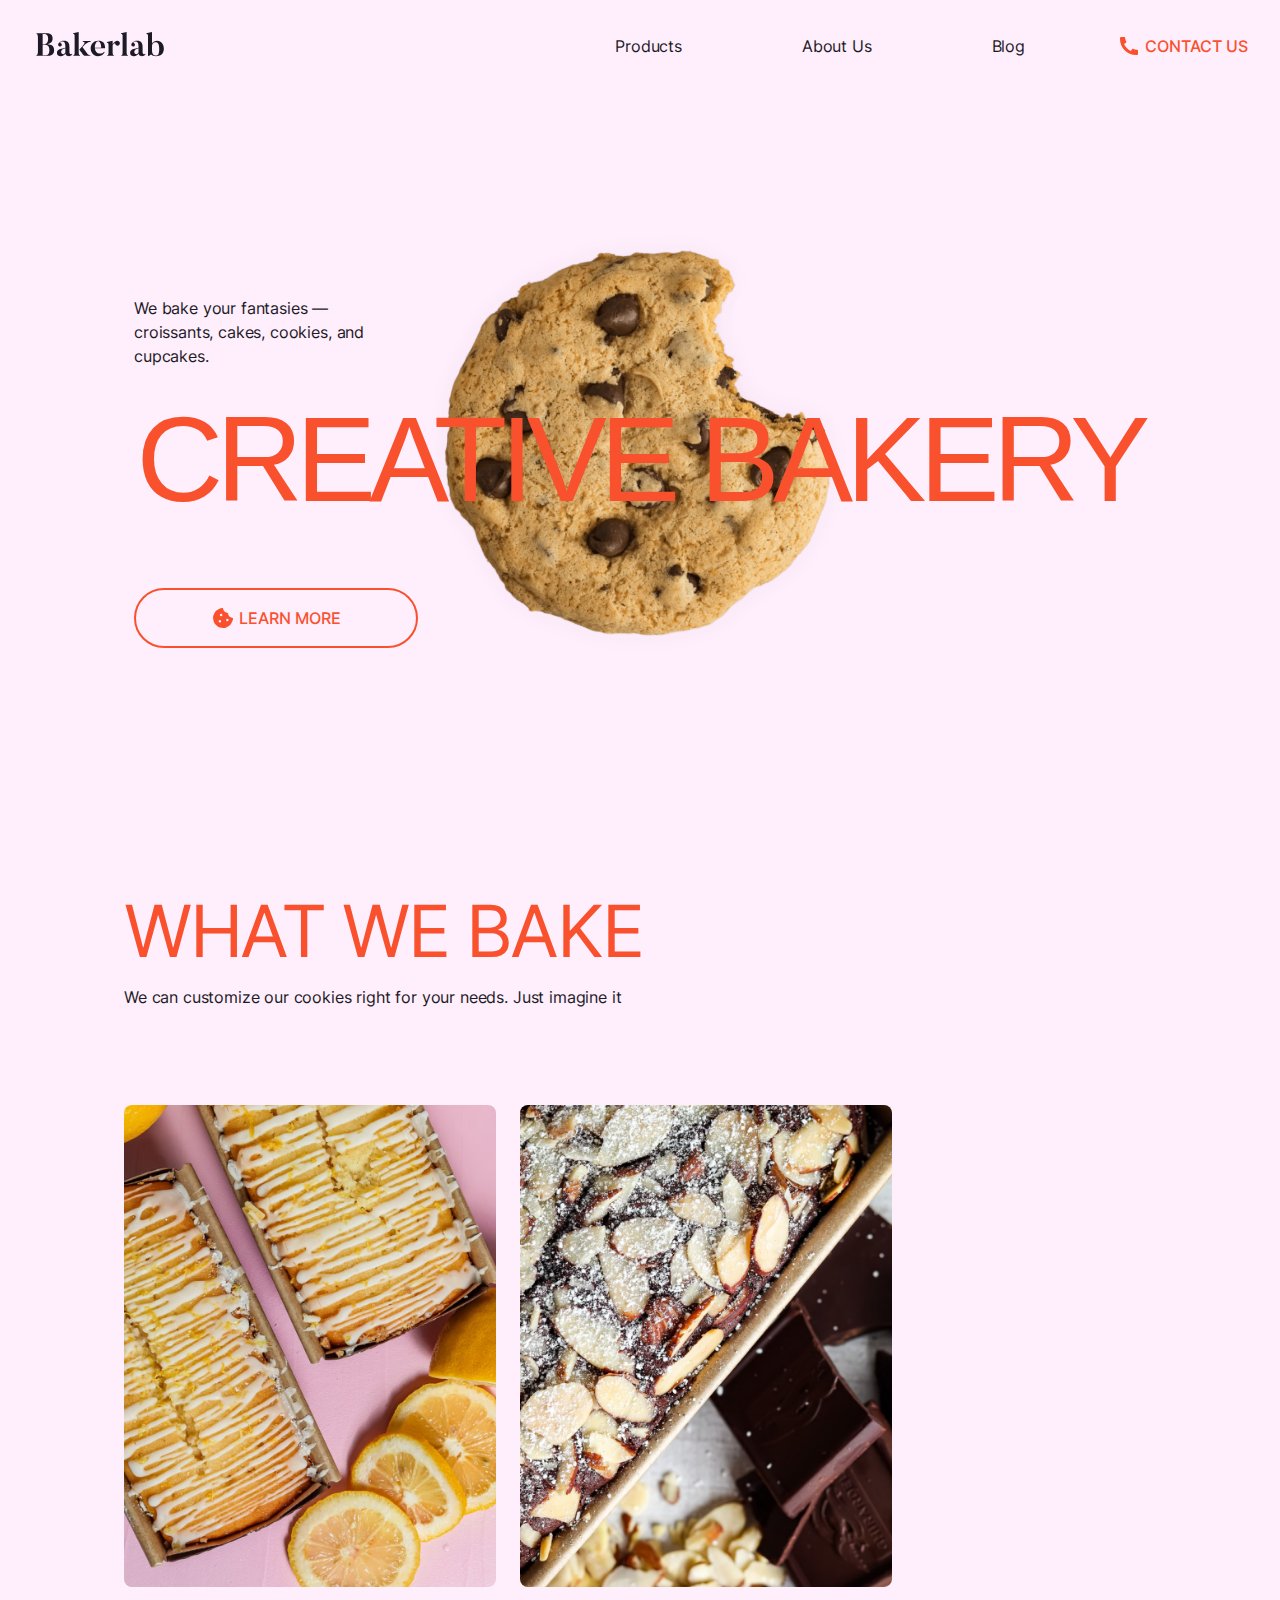
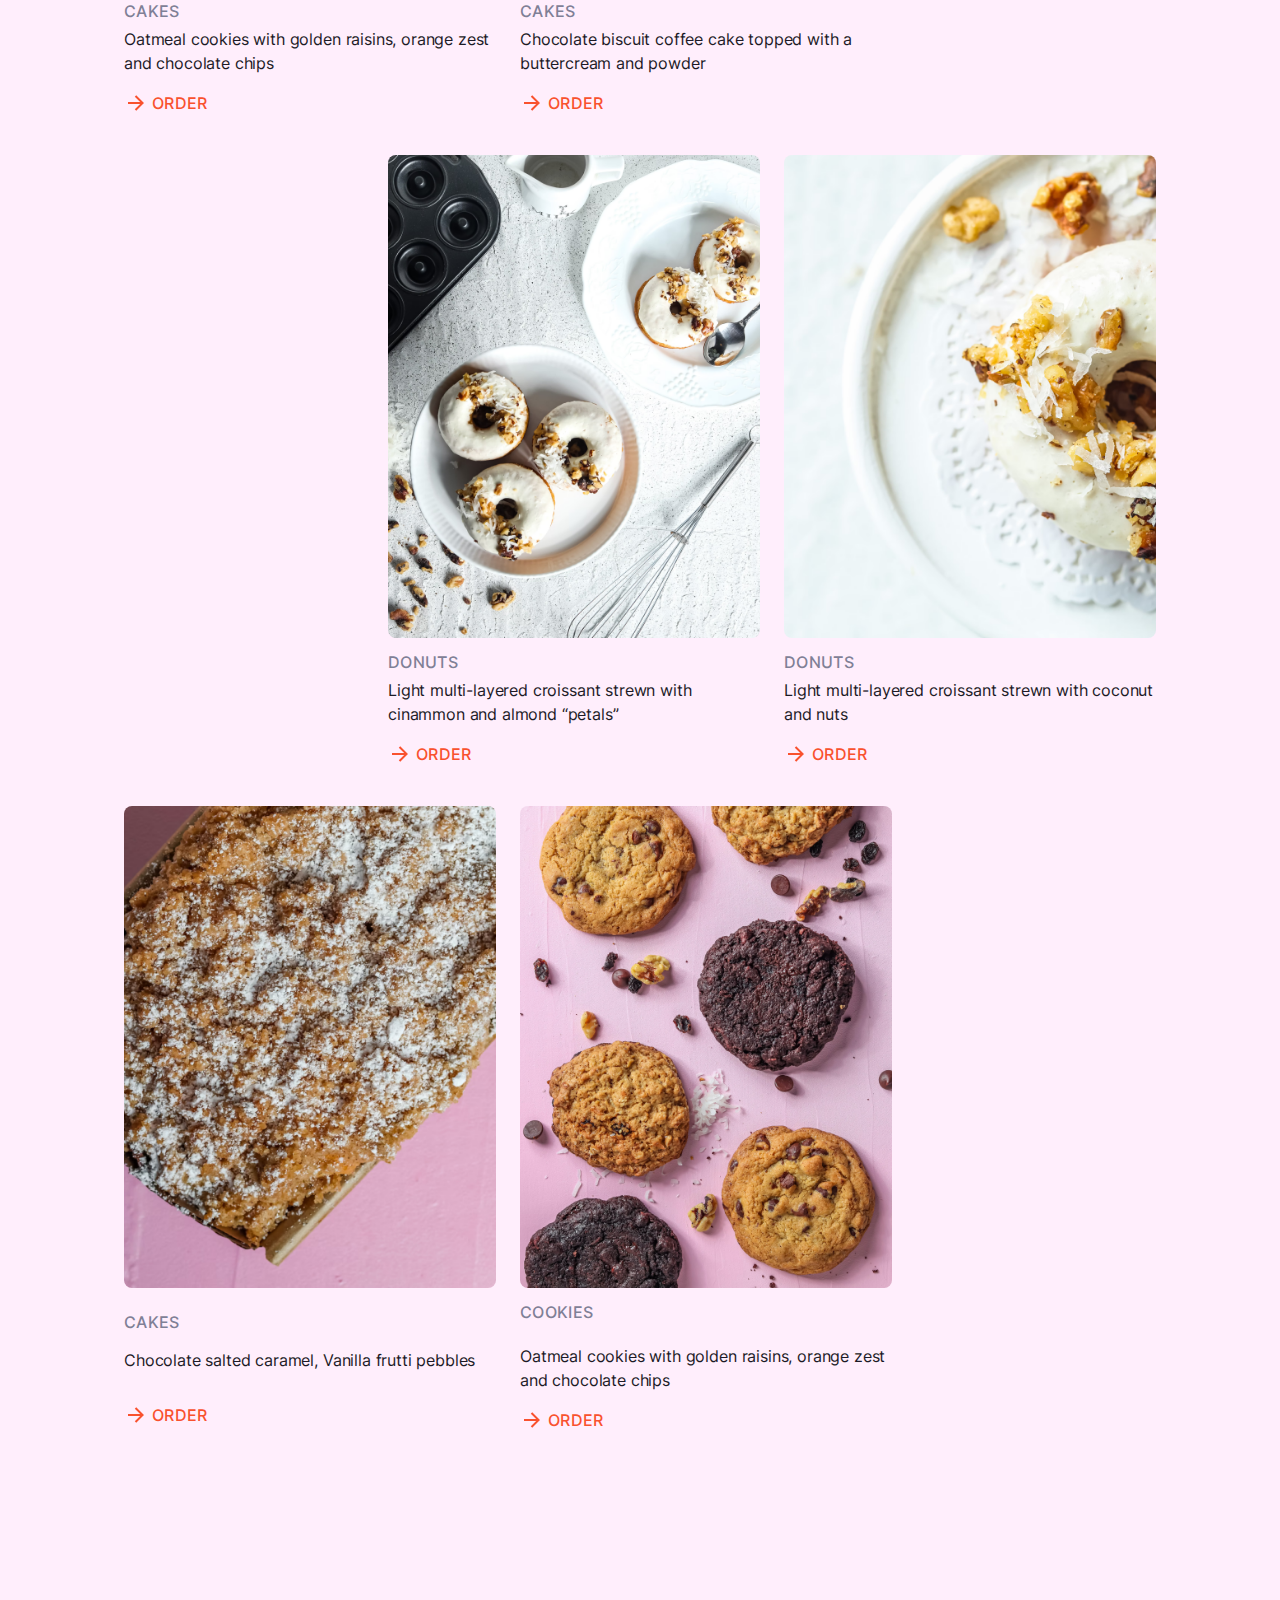
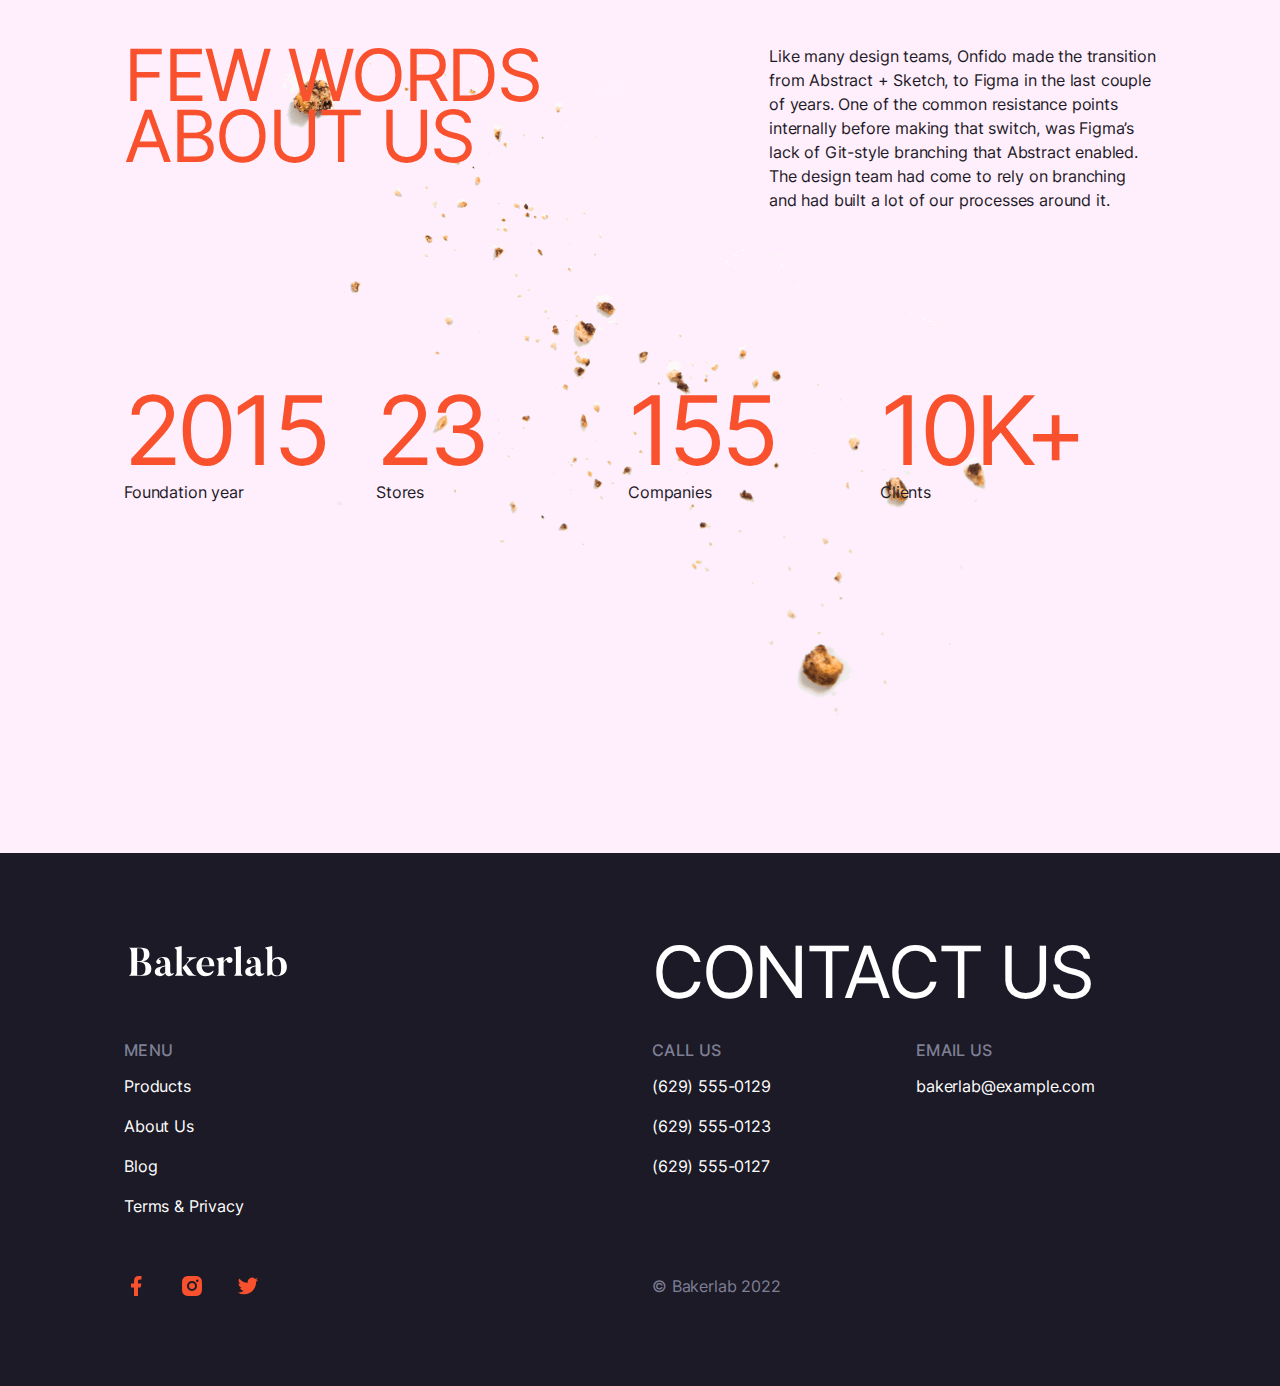
<file: index.html>
<!DOCTYPE html><html lang="en" class="page"><head><meta charset="utf-8"><meta name="viewport" content="width=device-width, initial-scale=1.0"><title>Bakerlab</title><link rel="icon" type="image/x-icon" href="logo.cfa41d85.svg"><link rel="stylesheet" href="index.c593679b.css"><script src="index.cabb280d.js"></script></head><body class="page__body"> <header class="header"> <div class="header__content"> <div class="header__top"> <div class="top-bar"> <a href="#" class="top-bar__logo-link"> <img src="logo.cfa41d85.svg" alt="logo Bakerlab" class="top-bar__logo"> </a> <div class="top-bar__icons"> <a href="#menu" class="icon icon--menu"></a> </div> </div> <nav class="nav"> <ul class="nav__list"> <li class="nav__item"> <a class="nav__link" href="#products">Products</a> </li> <li class="nav__item"> <a class="nav__link" href="#about-us">About Us</a> </li> <li class="nav__item"> <a class="nav__link" href="#footer">Blog</a> </li> <li class="nav__item"> <a href="tel:" class="nav__item--contact-us">Contact us</a> </li> </ul> </nav> </div> <div class="header__bottom"> <div class="container"> <div class="header__bottom__content"> <p class="header__text">We bake your fantasies — croissants, cakes, cookies, and cupcakes.</p> <h1 class="header__title">Creative bakery</h1> <a href="#" class="header__image"> <img src="cookie3x.1db31cdb.png" alt="cookie" class="header__image__item"> </a> <div class="header__button"> <a class="button header__button__link" href="#about-us">Learn more</a> </div> </div> </div> </div> </div> </header> <aside class="page__menu" id="menu"> <div class="menu"> <div class="menu__content"> <div class="menu__top"> <div class="top-bar"> <a href="#" class="top-bar__logo-link"> <img src="logo.cfa41d85.svg" alt="logo Bakerlab" class="top-bar__logo"> </a> <div class="top-bar__icons"> <a href="#" class="icon icon--close"></a> </div> </div> </div> </div> <div class="menu__bottom"> <div class="container"> <nav class="menu__nav nav"> <ul class="nav__list nav__list__menu"> <li class="nav__item"> <a class="nav__link" href="#products">Products</a> </li> <li class="nav__item"> <a class="nav__link" href="#about-us">About Us</a> </li> <li class="nav__item"> <a class="nav__link" href="#footer">Blog</a> </li> <li class="nav__item"> <a href="tel:" class="nav__item--contact-us nav__link">Contact us</a> </li> </ul> </nav> </div> </div> </div> </aside> <main class="main"> <div class="container"> <section class="products" id="products"> <div class="products__text"> <h2 class="products__section-title section-title">What we bake</h2> <p class="products__description products__description--margin">We can customize our cookies right for your needs. Just imagine it</p> </div> <article class="products__product"> <img src="photo-product-01.21b902b7.png" alt="Cakes" class="products__photo"> <p class="products__categoties products__categoties--margin"> Cakes </p> <p class="products__description products__description--margin">Oatmeal cookies with golden raisins, orange zest and chocolate chips</p> <a href="#contacts" class="products__order__button">Order</a> </article> <article class="products__product"> <img src="photo-product-02.38677687.png" alt="Cakes" class="products__photo"> <p class="products__categoties products__categoties--margin"> Cakes </p> <p class="products__description products__description--margin">Chocolate biscuit coffee cake topped with a buttercream and powder</p> <a href="#contacts" class="products__order__button">Order</a> </article> <article class="products__product products__product--3"> <img src="photo-product-03.f2dc39f3.png" alt="Donuts" class="products__photo"> <p class="products__categoties products__categoties--margin"> Donuts </p> <p class="products__description products__description--margin">Light multi-layered croissant strewn with cinammon and almond “petals”</p> <a href="#contacts" class="products__order__button">Order</a> </article> <article class="products__product products__product--4"> <img src="photo-product-04.a6b2e293.png" alt="Donuts" class="products__photo"> <p class="products__categoties products__categoties--margin"> Donuts </p> <p class="products__description products__description--margin">Light multi-layered croissant strewn with coconut and nuts</p> <a href="#contacts" class="products__order__button">Order</a> </article> <article class="products__product"> <img src="photo-product-05.16a87d82.png" alt="Cakes" class="products__photo"> <p class="products__categoties products__categoties--margin"> Cakes </p> <p class="products__description products__description--margin">Chocolate salted caramel, Vanilla frutti pebbles</p> <a href="#contacts" class="products__order__button">Order</a> </article> <article class="products__product"> <img src="photo-product-06.d8273b74.png" alt="Cookies" class="products__photo"> <p class="products__categoties products__categoties--margin"> Cookies </p> <p class="products__description">Oatmeal cookies with golden raisins, orange zest and chocolate chips</p> <a href="#contacts" class="products__order__button">Order</a> </article> </section> <section class="about-us" id="about-us"> <h2 class="about-us__section-title section-title">Few words About us</h2> <p class="about-us__text"> Like many design teams, Onfido made the transition from Abstract + Sketch, to Figma in the last couple of years. One of the common resistance points internally before making that switch, was Figma’s lack of Git-style branching that Abstract enabled. The design team had come to rely on branching and had built a lot of our processes around it. </p> <div class="about-us__filling"> <div class="about-us__year"> <p class="about-us__number">2015</p> <p class="about-us__description">Foundation year</p> </div> <div class="abou-us___stores"> <p class="about-us__number">23</p> <p class="about-us__description">Stores</p> </div> <div class="abou-us___compaines"> <p class="about-us__number">155</p> <p class="about-us__description">Companies</p> </div> <div class="abou-us___clients"> <p class="about-us__number">10K+</p> <p class="about-us__description">Clients</p> </div> </div> <img src="crumbs.42bebd95.png" alt="crumbs" class="about-us__crumbs"> </section> </div> </main> <footer class="footer" id="footer"> <div class="container"> <div class="footer__content"> <a href="#" class="footer__logo__link"> <img src="footer-logo.79123c48.svg" alt="logo Bakerlab" class="footer__logo"> </a> <div class="footer__menu"> <p class="footer__text">Menu</p> <nav class="footer__nav"> <ul class="footer__nav__list"> <li class="footer__nav__item nav__item"> <a class="footer__nav__link nav__link" href="#products">Products</a> </li> <li class="footer__nav__item nav__item"> <a class="footer__nav__link nav__link" href="#about-us">About Us</a> </li> <li class="footer__nav__item nav__item"> <a class="footer__nav__link nav__link" href="#blog">Blog</a> </li> <li class="footer__nav__item nav__item"> <a class="footer__nav__link nav__link">Terms & Privacy</a> </li> </ul> </nav> </div> <h3 class="footer__title">Contact us</h3> <div class="footer__contacts" id="contacts"> <div class="footer__contacts__block"> <p class="footer__text footer__text--call-us">Call us</p> <a href="tel:(629)5550129" class="footer__text__item">(629) 555-0129</a> <a href="tel:(629)5550123" class="footer__text__item">(629) 555-0123</a> <a href="tel:(629)5550127" class="footer__text__item">(629) 555-0127</a> </div> </div> <div class="footer__email"> <p class="footer__text">Email us</p> <a href="mailto:bakerlabe@gmail.com" class="footer__text__item">bakerlab@example.com</a> </div> <div class="footer__icons"> <a href="https://uk-ua.facebook.com/" class="icon icon--facebook" target="_blank"> </a> <a href="https://www.instagram.com/" class="icon icon--instagram" target="_blank"> </a> <a href="https://twitter.com/" class="icon icon--twitter" target="_blank"> </a> </div> <div class="footer__copyright"> <p class="footer__copyright__text">© Bakerlab 2022</p> </div> </div> </div> </footer> </body></html>
</file>
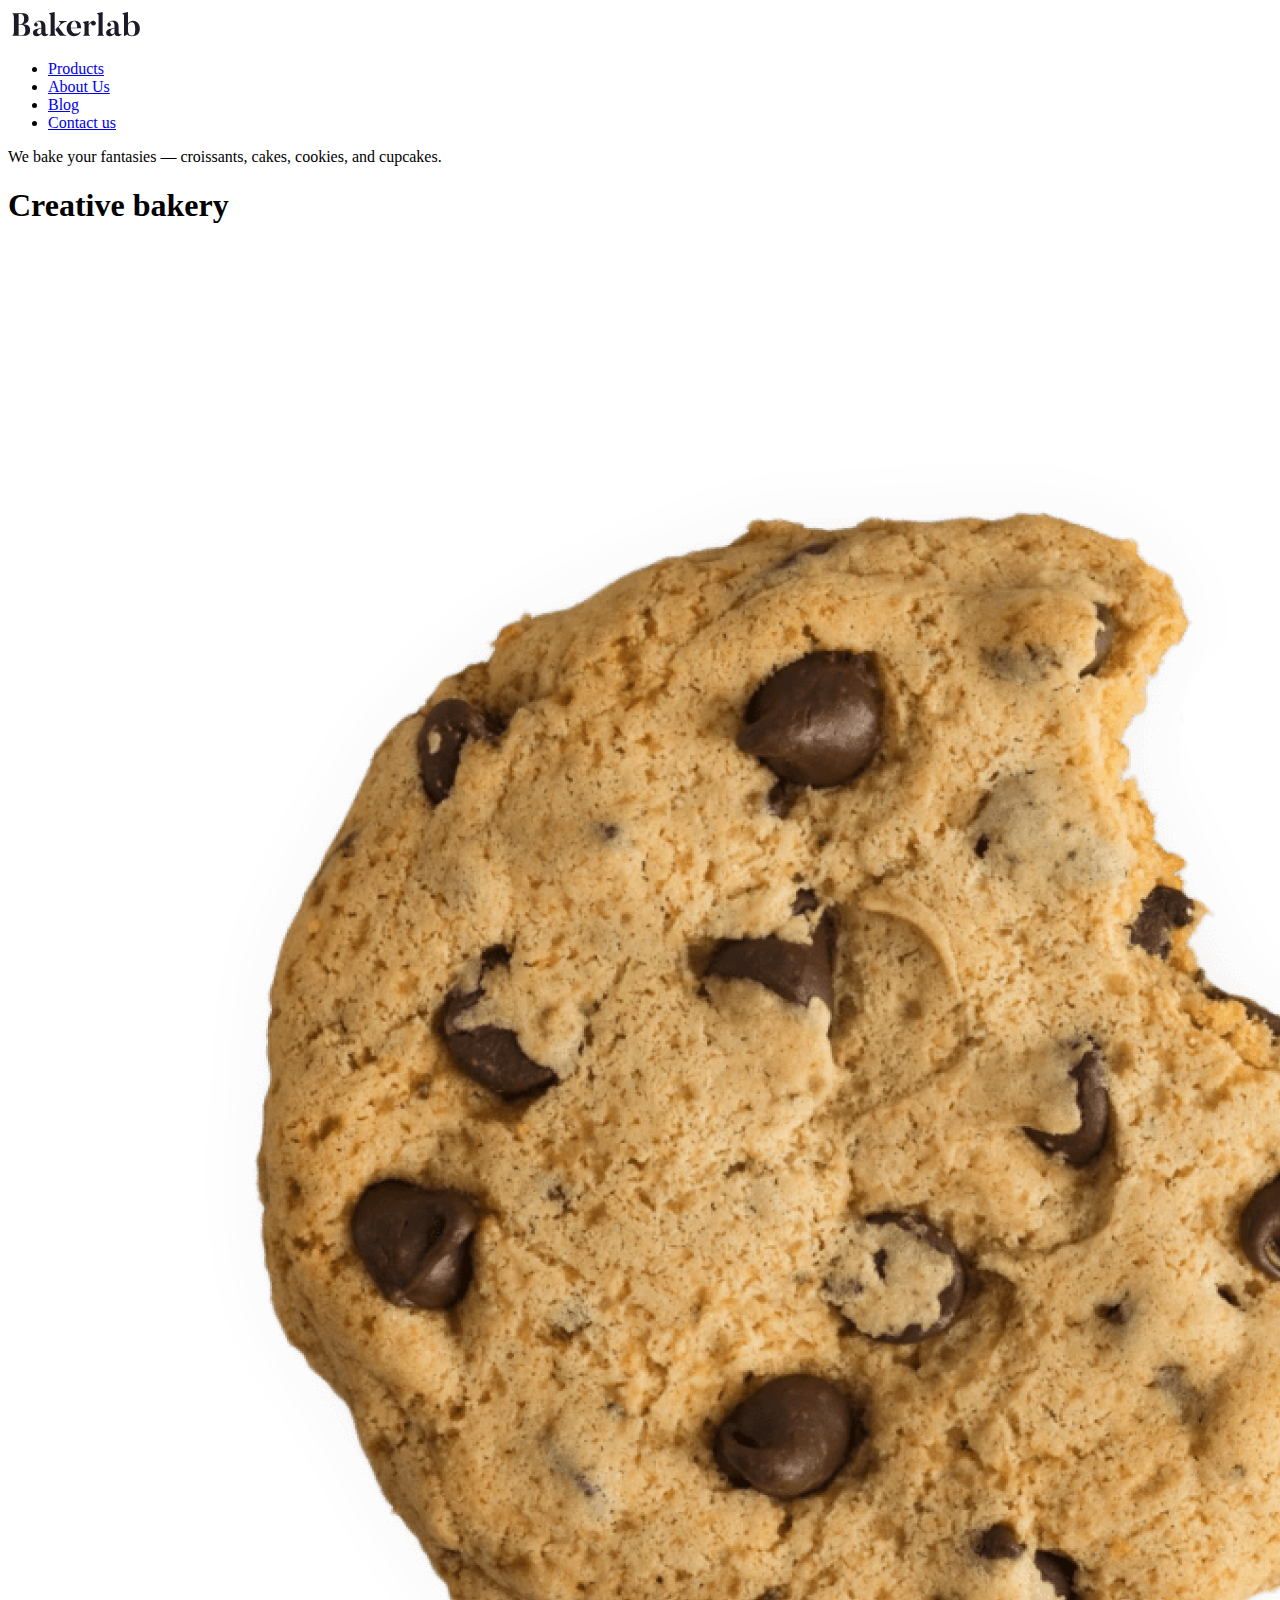
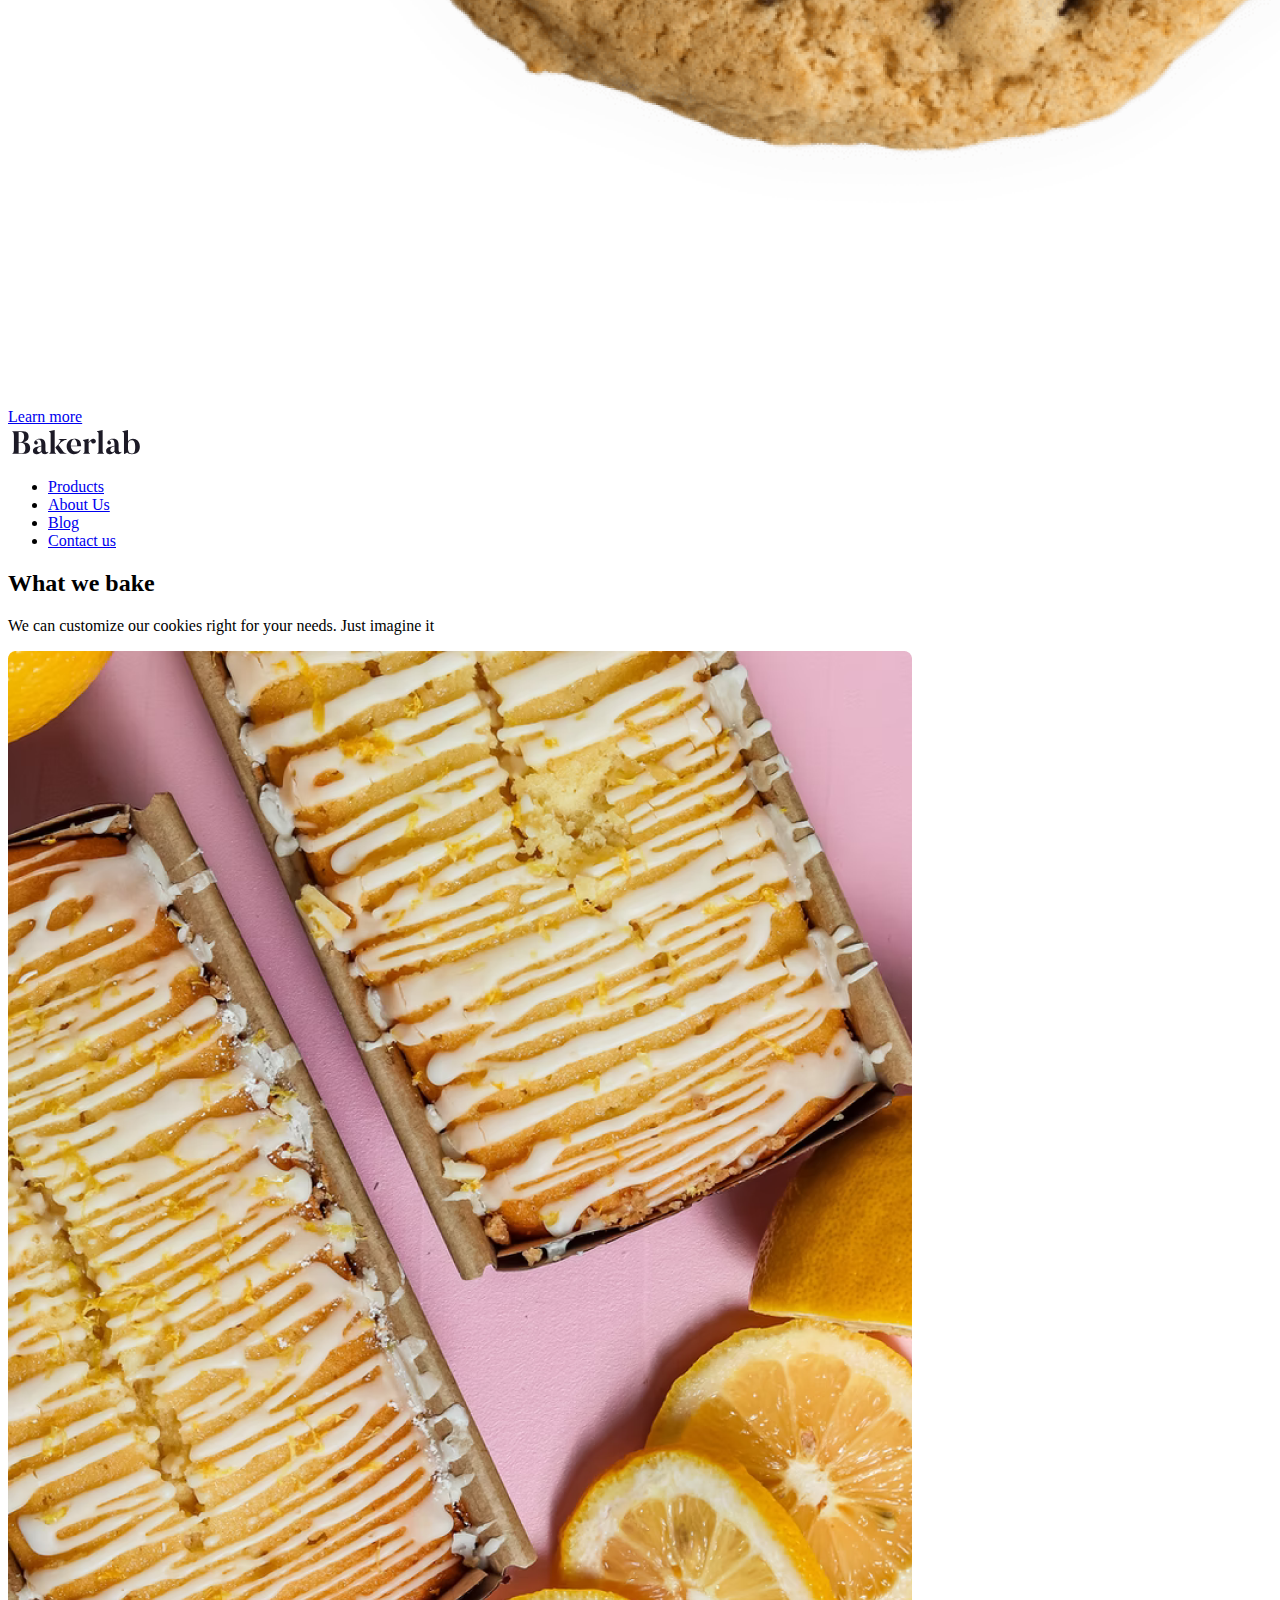
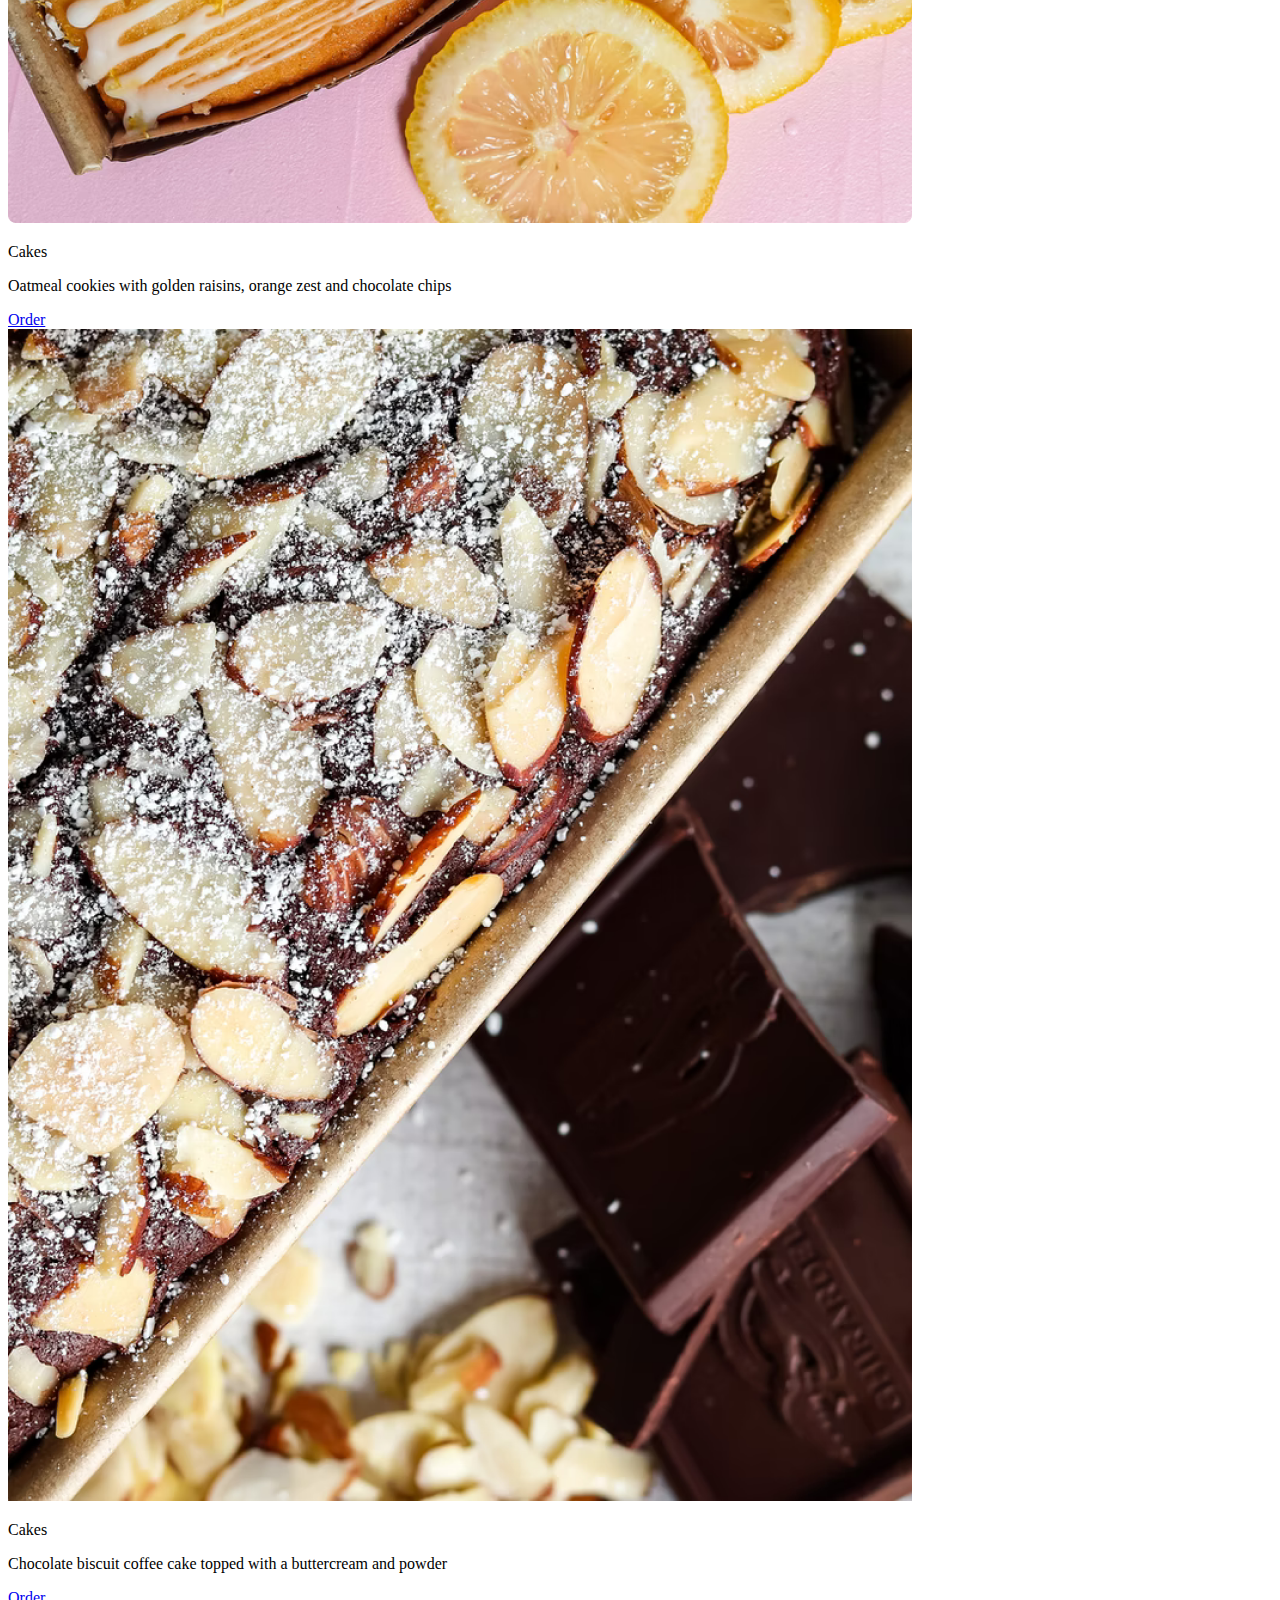
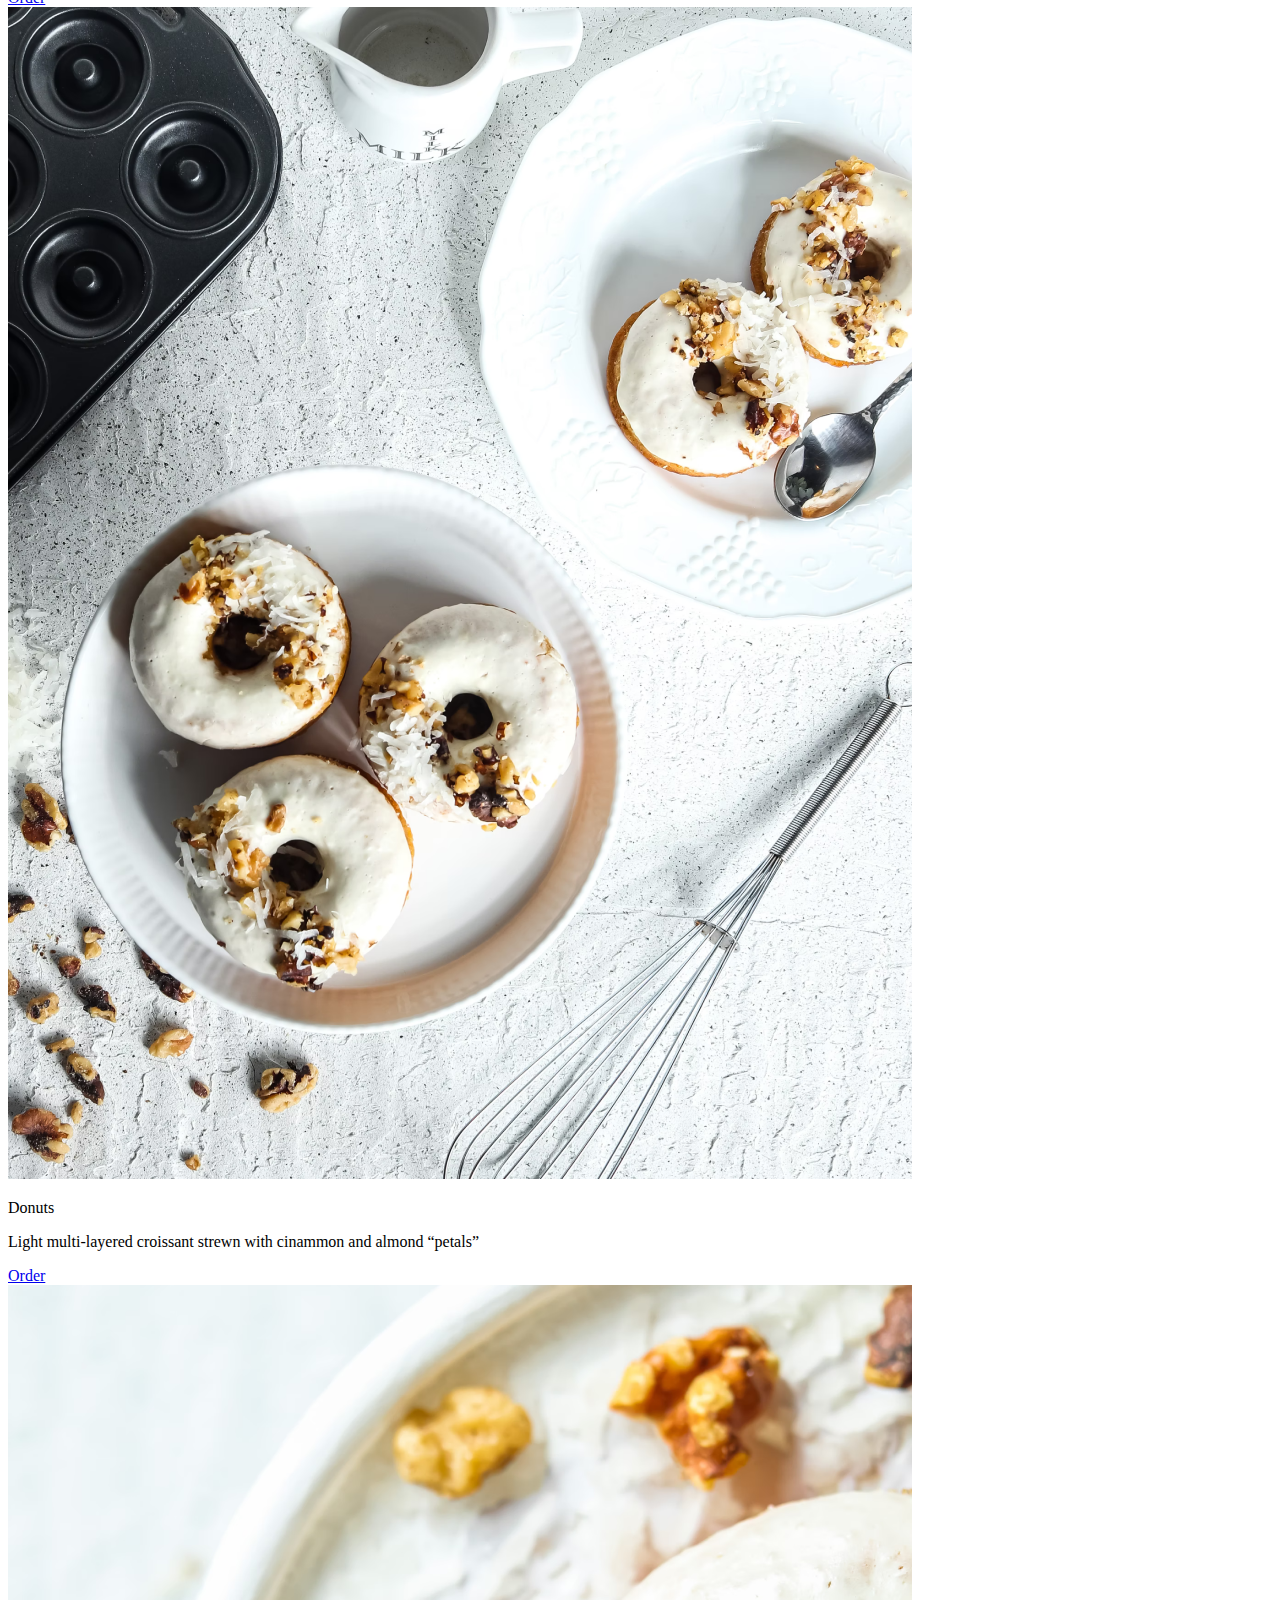
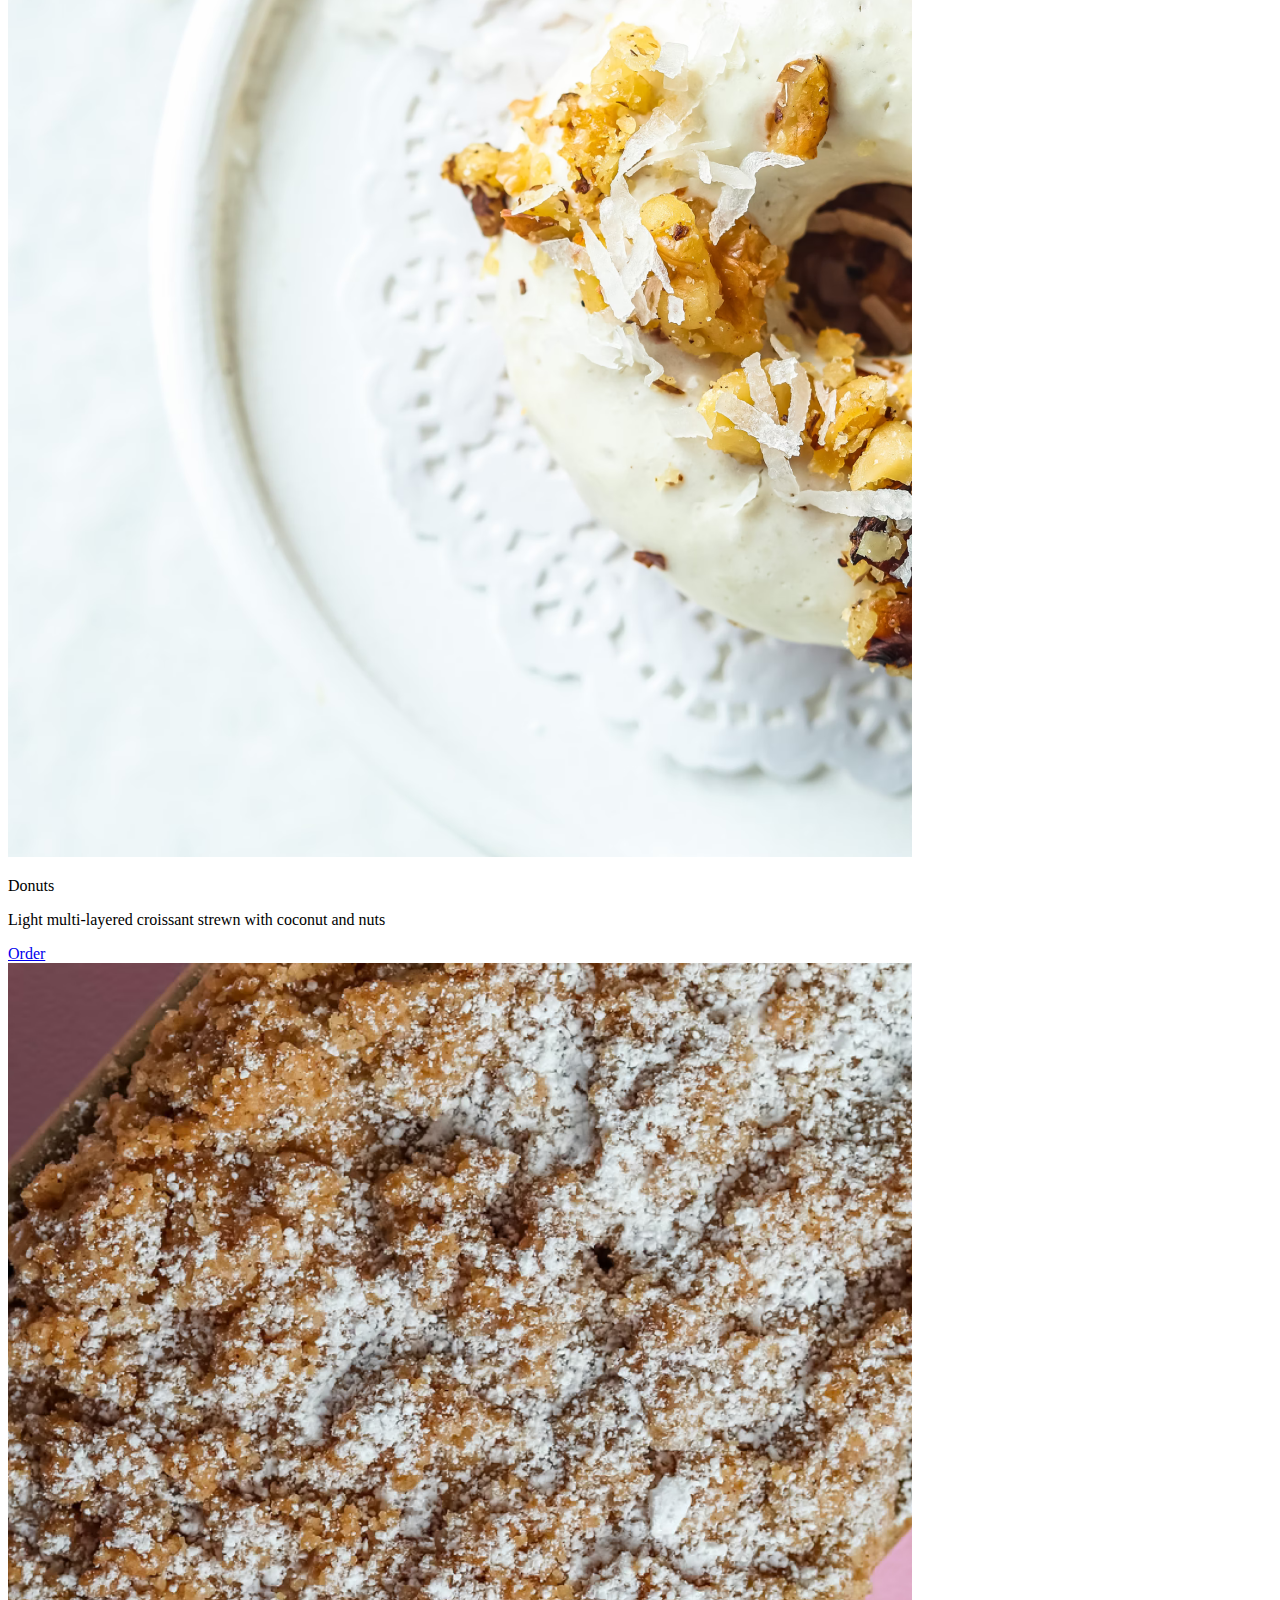
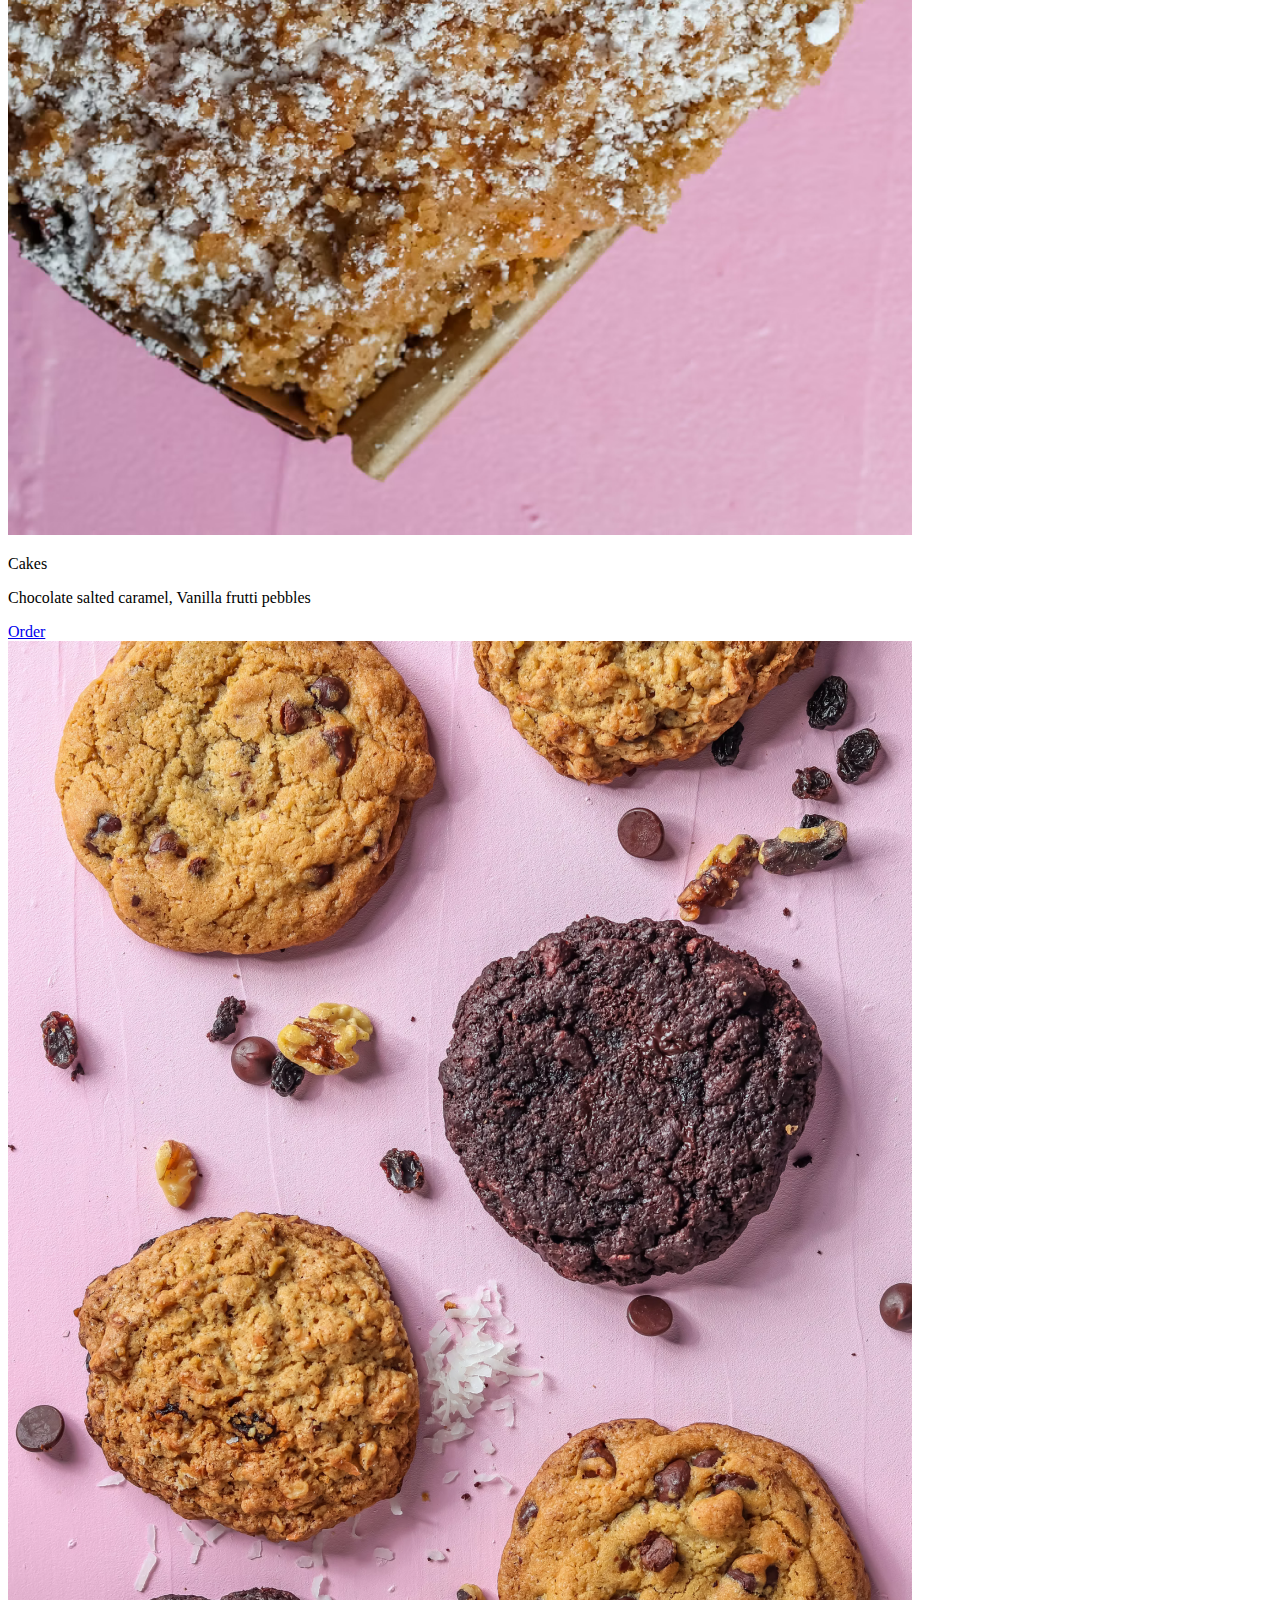
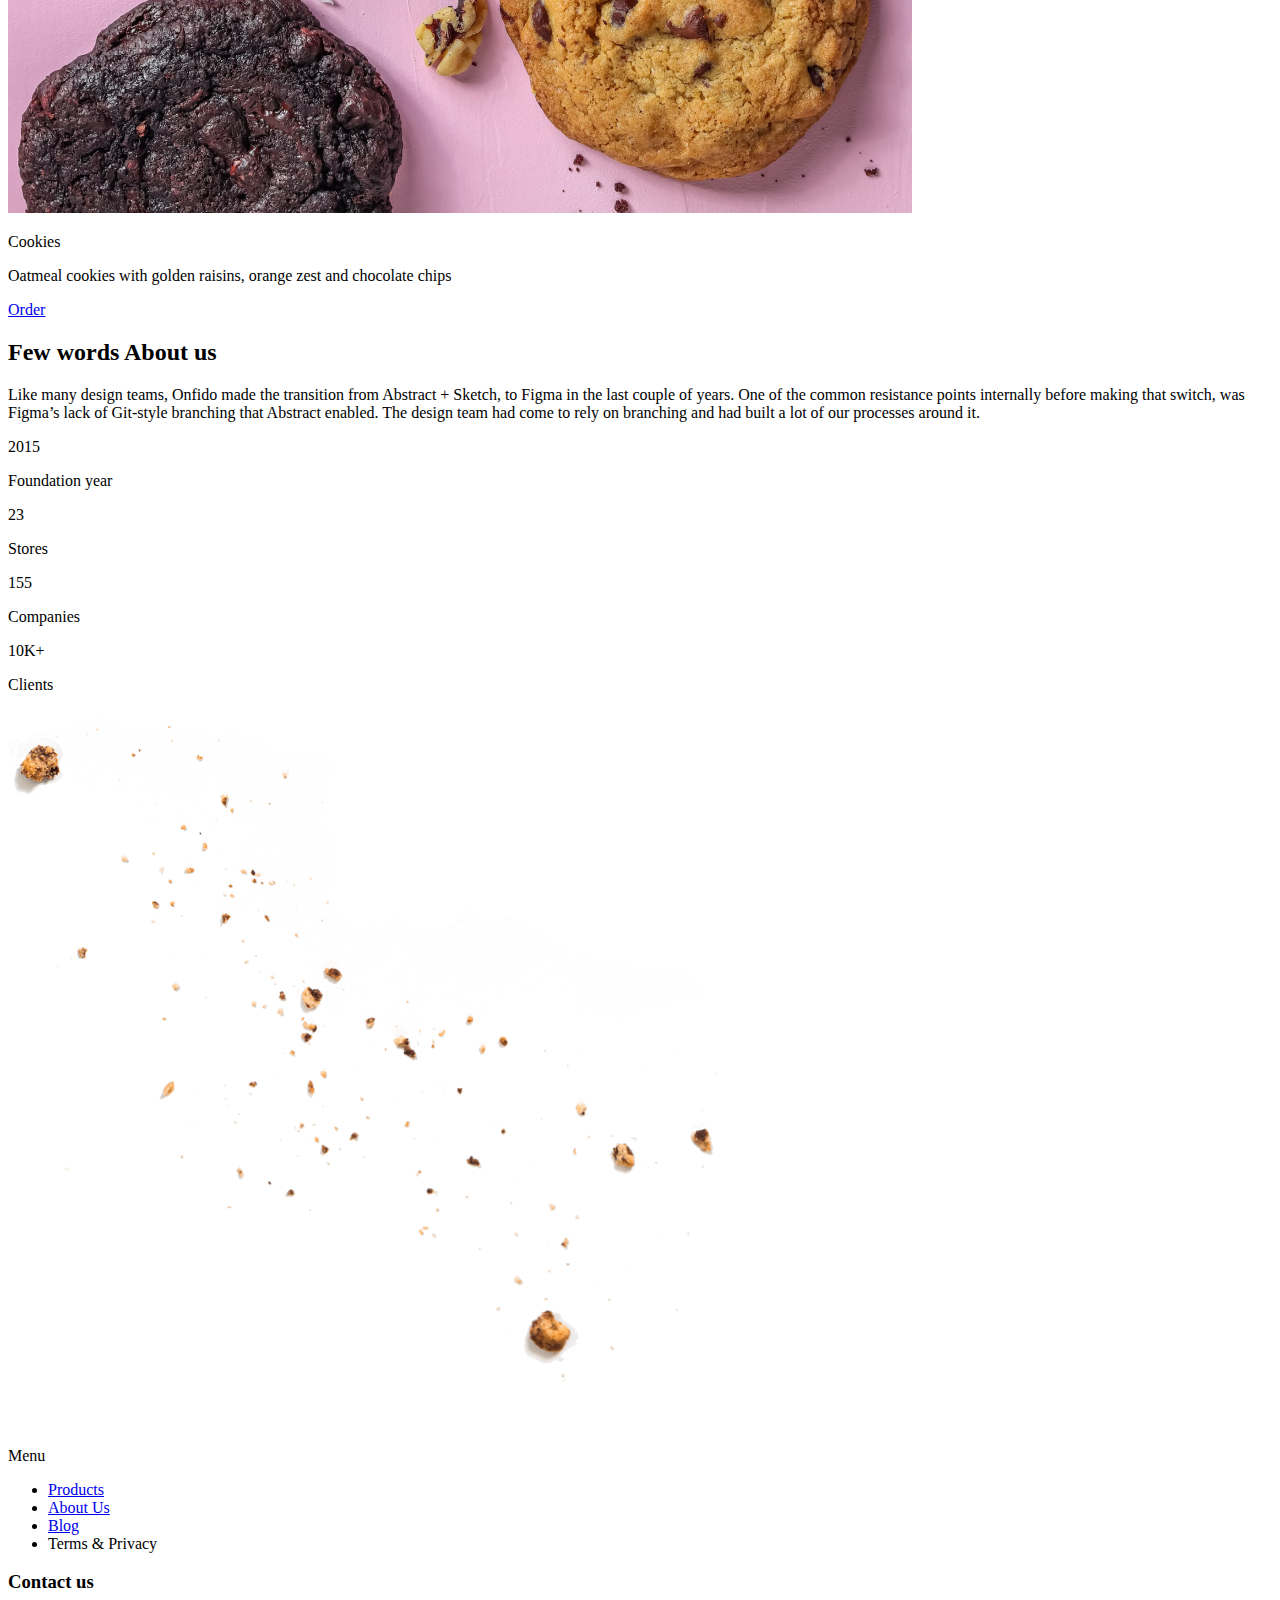
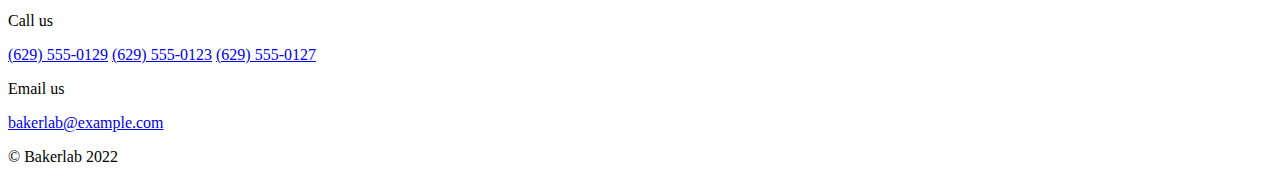
<file: src/index.html>
<!DOCTYPE html>
<html lang="en" class="page">
  <head>
    <meta charset="UTF-8">
    <meta name="viewport" content="width=device-width, initial-scale=1.0">
    <title>Bakerlab</title>
    <link
      rel="icon"
      type="image/x-icon"
      href="./images/logo.svg"
    >
    <link rel="stylesheet" href="./styles/main.scss">
    <script type="text/javascript" src="scripts/main.js"></script>
  </head>
  <body class="page__body">
    <header class="header">
      <div class="header__content">
        <div class="header__top">
          <div class="top-bar">
            <a href="#" class="top-bar__logo-link">
              <img
                src="./images/logo.svg"
                alt="logo Bakerlab"
                class="top-bar__logo"
              >
            </a>
            <div class="top-bar__icons">
              <a href="#menu" class="icon icon--menu"></a>
            </div>
          </div>
          <nav class="nav">
            <ul class="nav__list">
              <li class="nav__item">
                <a class="nav__link" href="#products">Products</a>
              </li>
              <li class="nav__item">
                <a class="nav__link" href="#about-us">About Us</a>
              </li>
              <li class="nav__item">
                <a class="nav__link" href="#footer">Blog</a>
              </li>
              <li class="nav__item">
                <a href="tel:" class="nav__item--contact-us">Contact us</a>
              </li>
            </ul>
          </nav>
        </div>
        <div class="header__bottom">
          <div class="container">
            <div class="header__bottom__content">
              <p class="header__text">We bake your fantasies — croissants, cakes, cookies, and cupcakes.</p>
              <h1 class="header__title">Creative bakery</h1>
              <a href="#" class="header__image">
                <img
                  src="./images/cookie3x.png"
                  alt="cookie"
                  class="header__image__item"
                >
              </a>
              <div class="header__button">
                <a class="button header__button__link" href="#about-us">Learn more</a>
              </div>
            </div>
          </div>
        </div>
      </div>
    </header>

    <aside class="page__menu" id="menu">
      <div class="menu">
        <div class=" menu__content">
          <div class="menu__top">

            <div class="top-bar">
              <a href="#" class="top-bar__logo-link">
                <img
                  src="./images/logo.svg"
                  alt="logo Bakerlab"
                  class="top-bar__logo"
                >
              </a>
              <div class="top-bar__icons">
                <a href="#" class="icon icon--close"></a>
              </div>
            </div>
          </div>
        </div>
        <div class=" menu__bottom">
          <div class="container">
            <nav class="nav menu__nav">
              <ul class="nav__list nav__list__menu">
                <li class="nav__item">
                  <a class="nav__link" href="#products">Products</a>
                </li>
                <li class="nav__item">
                  <a class="nav__link" href="#about-us">About Us</a>
                </li>
                <li class="nav__item">
                  <a class="nav__link" href="#footer">Blog</a>
                </li>
                <li class="nav__item">
                  <a href="tel:" class="nav__link nav__item--contact-us">Contact us</a>
                </li>
              </ul>
            </nav>
          </div>
        </div>
      </div>
    </aside>
    <main class="main">
      <div class="container">
        <section class="products" id="products">
          <div class="products__text">
            <h2 class="section-title products__section-title">What we bake</h2>
            <p class="products__description products__description--margin">We can customize our cookies right for your needs. Just imagine it</p>
          </div>
          <article class="products__product">
            <img
              src="./images/products/photo-product-01.png"
              alt="Cakes"
              class="products__photo"
            >
            <p class="products__categoties products__categoties--margin">
              Cakes
            </p>
            <p class="products__description products__description--margin">Oatmeal cookies with golden raisins, orange zest and chocolate chips</p>
            <a href="#contacts" class="products__order__button">Order</a>
          </article>
          <article class="products__product">
            <img
              src="./images/products/photo-product-02.png"
              alt="Cakes"
              class="products__photo"
            >
            <p class="products__categoties products__categoties--margin">
              Cakes
            </p>
            <p class="products__description products__description--margin">Chocolate biscuit coffee cake topped with a buttercream and powder</p>
            <a href="#contacts" class="products__order__button">Order</a>
          </article>
          <article class="products__product products__product--3">
            <img
              src="./images/products/photo-product-03.png"
              alt="Donuts"
              class="products__photo"
            >
            <p class="products__categoties products__categoties--margin">
              Donuts
            </p>
            <p class="products__description products__description--margin">Light multi-layered croissant strewn with cinammon and almond “petals”</p>
            <a href="#contacts" class="products__order__button">Order</a>
          </article>
          <article class="products__product products__product--4">
            <img
              src="./images/products/photo-product-04.png"
              alt="Donuts"
              class="products__photo"
            >
            <p class="products__categoties products__categoties--margin">
              Donuts
            </p>
            <p class="products__description products__description--margin">Light multi-layered croissant strewn with coconut and nuts</p>
            <a href="#contacts" class="products__order__button">Order</a>
          </article>
          <article class="products__product">
            <img
              src="./images/products/photo-product-05.png"
              alt="Cakes"
              class="products__photo"
            >
            <p class="products__categoties products__categoties--margin">
              Cakes
            </p>
            <p class="products__description products__description--margin">Chocolate salted caramel, Vanilla frutti pebbles</p>
            <a href="#contacts" class="products__order__button">Order</a>
          </article>
          <article class="products__product">
            <img
              src="./images/products/photo-product-06.png"
              alt="Cookies"
              class="products__photo"
            >
            <p class="products__categoties products__categoties--margin">
              Cookies
            </p>
            <p class="products__description">Oatmeal cookies with golden raisins, orange zest and chocolate chips</p>
            <a href="#contacts" class="products__order__button">Order</a>
          </article>
        </section>
        <section class="about-us" id="about-us">
          <h2 class="section-title about-us__section-title">Few words About us</h2>
          <p class="about-us__text">
            Like many design teams, Onfido made the transition from Abstract + Sketch,
            to Figma in the last couple of years. One of the common resistance points internally before making that switch,
            was Figma’s lack of Git-style branching that Abstract enabled.
            The design team had come to rely on branching and had built a lot of our processes around it.
          </p>
          <div class="about-us__filling">
            <div class="about-us__year">
              <p class="about-us__number">2015</p>
              <p class="about-us__description">Foundation year</p>
            </div>
            <div class="abou-us___stores">
              <p class="about-us__number">23</p>
              <p class="about-us__description">Stores</p>
            </div>
            <div class="abou-us___compaines">
              <p class="about-us__number">155</p>
              <p class="about-us__description">Companies</p>
            </div>
            <div class="abou-us___clients">
              <p class="about-us__number">10K+</p>
              <p class="about-us__description">Clients</p>
            </div>
          </div>
          <img
            src="./images/crumbs.png"
            alt="crumbs"
            class="about-us__crumbs"
          >
        </section>
      </div>
    </main>
    <footer class="footer" id="footer">
      <div class="container">
        <div class="footer__content">
          <a href="#" class="footer__logo__link">
            <img
              src="./images/footer-logo.svg"
              alt="logo Bakerlab"
              class="footer__logo "
            >
          </a>
          <div class="footer__menu ">
            <p class="footer__text">Menu</p>
            <nav class="footer__nav">
              <ul class="footer__nav__list">
                <li class="nav__item footer__nav__item">
                  <a class="nav__link footer__nav__link" href="#products">Products</a>
                </li>
                <li class="nav__item footer__nav__item">
                  <a class="nav__link footer__nav__link" href="#about-us">About Us</a>
                </li>
                <li class="nav__item footer__nav__item">
                  <a class="nav__link footer__nav__link" href="#blog">Blog</a>
                </li>
                <li class="nav__item footer__nav__item">
                  <a class="nav__link footer__nav__link">Terms & Privacy</a>
                </li>
              </ul>
            </nav>
          </div>

          <h3 class="footer__title ">Contact us</h3>
          <div class="footer__contacts " id="contacts">
            <div class="footer__contacts__block ">
              <p class="footer__text footer__text--call-us">Call us</p>
              <a href="tel:(629)5550129" class="footer__text__item">(629) 555-0129</a>
              <a href="tel:(629)5550123" class="footer__text__item">(629) 555-0123</a>
              <a href="tel:(629)5550127" class="footer__text__item">(629) 555-0127</a>
            </div>
          </div>
          <div class="footer__email">
            <p class="footer__text">Email us</p>
            <a href="mailto:bakerlabe@gmail.com" class="footer__text__item">bakerlab@example.com</a>
          </div>
          <div class="footer__icons">
            <a
              href="https://uk-ua.facebook.com/"
              class="icon icon--facebook"
              target="_blank">
            </a>
            <a
              href="https://www.instagram.com/"
              class="icon icon--instagram"
              target="_blank">
            </a>
            <a
              href="https://twitter.com/"
              class="icon icon--twitter"
              target="_blank">
            </a>
          </div>
          <div class="footer__copyright">
            <p class="footer__copyright__text">© Bakerlab 2022</p>
          </div>
        </div>
      </div>
    </footer>
  </body>
</html>
</file>
<file: index.c593679b.css>
.container{padding-left:16px;padding-right:16px}@media (min-width:576px){.container{padding-left:44px;padding-right:44px}}@media (min-width:1200px){.container{padding-left:124px;padding-right:124px}}h1{font-family:Roboto,sans-serif;font-weight:400}@font-face{font-family:Inter;src:url(Inter-Regular.8a4538ff.woff)format("woff");font-weight:400;font-style:normal}@font-face{font-family:Inter;src:url(Inter-Medium.6c4e5194.woff)format("woff");font-weight:500;font-style:normal}.page{scroll-behavior:smooth;font-family:Inter,sans-serif;font-size:16px;font-weight:400;overflow-x:hidden}.page:has(.page__menu:target){overflow:hidden}.page__body{box-sizing:border-box;background-color:#ffeefc;margin:0;padding:0;overflow-x:hidden}.page__menu{opacity:0;pointer-events:none;transition:all .3s;position:fixed;top:0;left:0;right:0;transform:translate(-100%)}.page__menu:target{pointer-events:all;opacity:1;z-index:1000;transform:translate(0)}a{text-decoration:none}.header{box-sizing:border-box;scroll-behavior:smooth;height:100vh}.header__text{letter-spacing:-.16px;color:#1c1a26;text-align:center;margin-top:32px;margin-bottom:32px;font-family:Inter,sans-serif;font-style:normal;line-height:150%}@media (min-width:576px){.header__text{text-align:left;width:280px;position:absolute}}@media (min-width:1024px){.header__text{width:260px;top:140px}}@media (min-width:1200px){.header__text{left:10px}}.header__title{letter-spacing:-3.2px;text-transform:uppercase;color:#f9512e;text-align:center;width:100%;margin:0;font-size:64px;font-weight:400;line-height:85%}@media (min-width:576px){.header__title{letter-spacing:-4px;font-size:60px;position:absolute;top:190px}}@media (min-width:1024px){.header__title{letter-spacing:-6.8px;text-align:left;white-space:nowrap;font-size:110px;top:284px}}@media (min-width:1200px){.header__title{text-align:center;font-size:120px}}@media (min-width:1024px){.header__top{-ms-flex-pack:justify;justify-content:space-between;-ms-flex-align:center;align-items:center;padding-right:32px;display:-ms-flexbox;display:flex}}.header__bottom{margin-top:32px}.header__bottom__content{position:relative}.header__image{-ms-flex-pack:center;justify-content:center;height:290px;display:-ms-flexbox;display:flex}@media (min-width:576px){.header__image{z-index:-1;width:326px;height:328px;position:absolute;top:44px;left:50%;transform:translate(-50%)}}@media (min-width:1024px){.header__image{width:544px;height:546px}}@media (min-width:576px){.header__button{width:50%;position:absolute;top:424px;left:50%;transform:translate(-50%)}}@media (min-width:1024px){.header__button{width:280px;top:464px;left:0;transform:translate(0)}}@media (min-width:1200px){.header__button{left:10px}}.button{text-transform:uppercase;color:#f9512e;cursor:pointer;background-color:#ffeefc;border:2px solid #f9512e;border-radius:32px;-ms-flex-pack:center;justify-content:center;-ms-flex-align:center;align-items:center;gap:4px;width:100%;height:56px;font-weight:500;line-height:100%;transition:all .3s;display:-ms-flexbox;display:flex}.button:disabled{color:#fba28f;border:2px solid #fba28f}.button:hover{color:#fff;background-color:#f9512e}.button:focus{color:#b2341a;background-color:#ffeefc;border:2px solid #b2341a}.button:before{content:url(icon-cookie.f09b22a3.svg);width:24px;height:24px}.button:hover:before{content:url(cookie-hover.d412235a.svg)}.button:disabled:before{content:url(cookie-disabled.7c3c54ee.svg)}.button:focus:before{content:url(cookie-focused.957ff326.svg)}.top-bar{-ms-flex-pack:justify;justify-content:space-between;padding:16px;display:-ms-flexbox;display:flex}@media (min-width:1024px){.top-bar{padding:28px 32px}}.top-bar__logo{transition:transform .3s}.top-bar__logo:hover{transform:scale(1.2)}.nav__list{display:none}@media (min-width:1024px){.nav__list{-ms-flex-pack:justify;justify-content:space-between;gap:64px;margin:0;padding:0;display:-ms-flexbox;display:flex}}.nav__list__menu{-ms-flex-direction:column;flex-direction:column;gap:24px;display:-ms-flexbox;display:flex}.nav__link{letter-spacing:-.16px;color:#1c1a26;padding:28px;line-height:150%}.nav__item{list-style:none;transition:transform .3s}.nav__item:hover{transform:scale(1.2)}.nav__item--contact-us{color:#f9512e;text-transform:uppercase;-ms-flex-align:center;align-items:center;gap:4px;font-weight:500;display:-ms-flexbox;display:flex}.nav__item--contact-us:before{content:url(icon-phone.092ac804.svg);width:24px;height:24px}.icon{width:24px;height:24px;transition:transform .3s;display:block}.icon:hover{transform:scale(1.2)}.icon--menu{background-image:url(icon-menu.9e4c0419.svg)}@media (min-width:1024px){.icon--menu{display:none}}.icon--close{background-image:url(icon-close.63973c56.svg)}.icon--facebook{background-image:url(Icon-facebook.dd536fe8.svg)}.icon--instagram{background-image:url(Icon-instagram.687e7068.svg)}.icon--twitter{background-image:url(Icon-twitter.41fdfb0b.svg)}.menu{z-index:100;box-sizing:border-box;background-color:#ffeefc;height:100vh}@media (min-width:1024px){.menu__top{-ms-flex-pack:justify;justify-content:space-between;-ms-flex-align:center;align-items:center;display:-ms-flexbox;display:flex}}.menu__nav{text-align:center;-ms-flex-pack:center;justify-content:center;margin-top:132px;display:-ms-flexbox;display:flex}.products{--columns:2;grid-template-columns:repeat(var(--columns),1fr);column-gap:16px;display:grid}@media (min-width:576px){.products{--columns:8;column-gap:24px}}@media (min-width:1024px){.products{--columns:8;column-gap:24px}}.products__section-title{margin:0 0 24px}.products__description{color:#1c1a26;letter-spacing:-.16px;line-height:150%}.products__description--margin{margin:0 0 16px}.products__order__button{letter-spacing:.32px;text-transform:uppercase;color:#f9512e;cursor:pointer;background-color:#ffeefc;-ms-flex-align:center;align-items:center;gap:4px;padding:0;font-weight:500;line-height:100%;display:-ms-flexbox;display:flex}.products__order__button:before{content:url(icon-arrow.1f3aa4d5.svg);width:24px;height:24px}.products__product{grid-column:1/-1;margin-bottom:40px;display:grid}@media (min-width:576px){.products__product{grid-column:span 4}}@media (min-width:1024px){.products__product{grid-column:span 3}.products__product--3{grid-column:3/6}.products__product--4{grid-column:6/-1}}.products__text{grid-column:1/-1;margin-bottom:56px}@media (min-width:576px){.products__text{margin-bottom:80px}}.products__photo{border-radius:8px;width:100%;transition:transform .3s}.products__photo:hover{transform:scale(1.05)}.products__categoties{letter-spacing:.32px;text-transform:uppercase;color:#7f8096;font-weight:500;line-height:100%}.products__categoties--margin{margin-top:16px;margin-bottom:8px}.section-title{letter-spacing:-2.4px;text-transform:uppercase;color:#f9512e;font-size:48px;font-weight:400;line-height:85%}@media (min-width:576px){.section-title{font-size:56px}}@media (min-width:1024px){.section-title{font-size:72px}}.about-us{--columns:2;grid-template-columns:repeat(var(--columns),1fr);gap:64px 16px;padding-top:72px;padding-bottom:72px;display:grid;position:relative}@media (min-width:576px){.about-us{--columns:8;column-gap:24px}}@media (min-width:1024px){.about-us{--columns:8;column-gap:24px}}@media (min-width:576px){.about-us{row-gap:72px;padding-top:152px;padding-bottom:152px}}@media (min-width:1024px){.about-us{row-gap:178px;padding-top:172px;padding-bottom:349px}}.about-us__section-title{grid-column:1/-1;margin:0;display:grid}@media (min-width:576px){.about-us__section-title{grid-column:1/5}}@media (min-width:1024px){.about-us__section-title{grid-column:span 4}}.about-us__text{letter-spacing:-.16px;color:#1c1a26;grid-column:1/-1;margin:0 0 64px;line-height:150%}@media (min-width:576px){.about-us__text{grid-column:5/-1;margin:0}}@media (min-width:1024px){.about-us__text{grid-column:6/span 4}}.about-us__filling{grid-column:1/-1;row-gap:48px;display:grid}@media (min-width:576px){.about-us__filling{grid-template-columns:repeat(2,4fr)}}@media (min-width:1024px){.about-us__filling{grid-template-columns:repeat(4,2fr)}}.about-us__number{letter-spacing:-4.8px;text-transform:uppercase;color:#f9512e;margin:0 0 8px;font-size:96px;line-height:85%}.about-us__description{letter-spacing:-.16px;color:#1c1a26;margin:0;line-height:150%}.about-us__crumbs{z-index:-1;margin:0 auto;position:absolute;left:0;right:0}@media (min-width:576px){.about-us__crumbs{top:152px}}@media (min-width:1024px){.about-us__crumbs{top:172px}}.footer{background-color:#1c1a26;padding-top:56px;padding-bottom:56px}@media (min-width:576px){.footer{padding-top:88px;padding-bottom:88px}}.footer__content{--columns:2;grid-template-columns:repeat(var(--columns),1fr);grid-template-columns:repeat(8,8fr);gap:40px 16px;display:grid}@media (min-width:576px){.footer__content{--columns:8;column-gap:24px}}@media (min-width:1024px){.footer__content{--columns:8;column-gap:24px}}@media (min-width:576px){.footer__content{row-gap:0}}@media (min-width:1024px){.footer__content{row-gap:40px}}.footer__logo__link{grid-column:1/5}.footer__menu{cursor:pointer;grid-column:1/5}.footer__contacts{grid-column:1/-1;display:grid}@media (min-width:576px){.footer__contacts{grid-column:6/-1}}@media (min-width:1024px){.footer__contacts{grid-column:5/7}}.footer__email{grid-column:1/-1}@media (min-width:576px){.footer__email{grid-column:6/-1;margin-bottom:48px}}@media (min-width:1024px){.footer__email{grid-column:7/-1}}.footer__title{letter-spacing:-2.4px;text-transform:uppercase;color:#fff;grid-column:1/-1;margin:0;font-size:48px;font-weight:400;line-height:85%}@media (min-width:576px){.footer__title{grid-area:1/6/auto/-1;margin-top:0;margin-bottom:48px;font-size:56px}}@media (min-width:1024px){.footer__title{grid-column:5/-1;margin:0;font-size:72px}}.footer__text{letter-spacing:.32px;text-transform:uppercase;color:#7f8096;margin:0;font-weight:500;line-height:100%}.footer__text__item{color:#fff;letter-spacing:-.16px;margin-top:16px;line-height:150%;transition:transform .3s;display:block}.footer__text__item:hover{transform:scale(1.05)}.footer__nav__list{padding:0}.footer__nav__link{color:#fff;padding:0}.footer__nav__item{margin-top:16px;transition:transform .3s}.footer__nav__item:hover{transform:scale(1.05)}.footer__copyright{grid-column:1/-1}@media (min-width:576px){.footer__copyright{grid-column:6/-1}}@media (min-width:1024px){.footer__copyright{grid-column:5/-1}}.footer__copyright__text{letter-spacing:-.16px;color:#7f8096;margin:0;line-height:150%}.footer__icons{grid-column:1/-1;column-gap:32px;display:-ms-flexbox;display:flex}@media (min-width:576px){.footer__icons{grid-column:1/5}}
/*# sourceMappingURL=index.c593679b.css.map */
</file>
